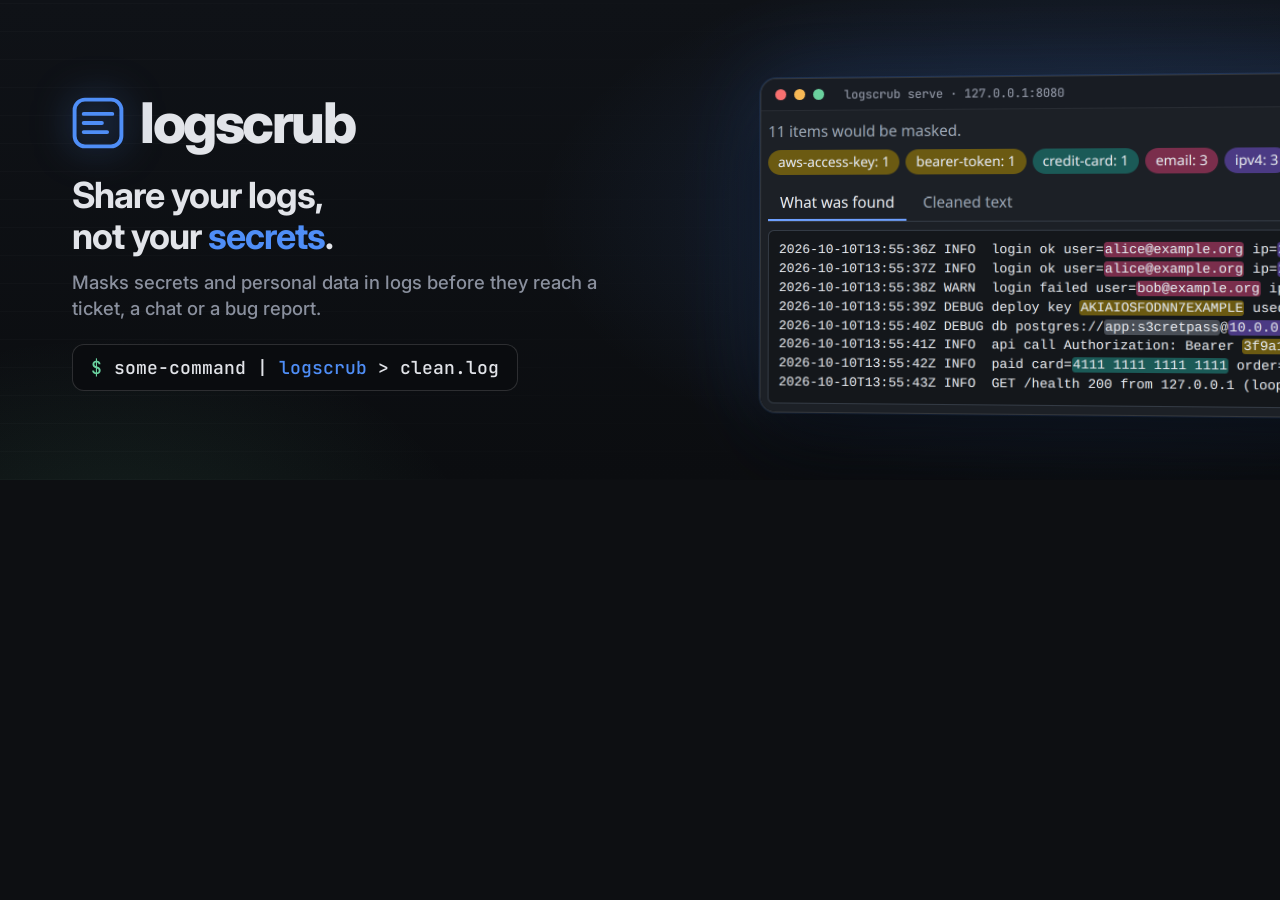
<file: docs/banner-src/banner-store.html>
<!doctype html>
<html><head><meta charset="utf-8">
<link href="https://fonts.googleapis.com/css2?family=JetBrains+Mono:wght@400;500;700&family=Inter:wght@500;600;700;800&display=swap" rel="stylesheet">
<style>
  :root { --bg:#0d0f12; --surface:#13161b; --accent:#4f8ef7; --text:#e2e4e9; --muted:#8a909e; }
  * { box-sizing: border-box; margin: 0; padding: 0; }
  html, body { width: 1440px; height: 480px; overflow: hidden; background: var(--bg); }
  .stage {
    position: relative; width: 1440px; height: 480px; overflow: hidden;
    font-family: 'Inter', system-ui, sans-serif; color: var(--text);
    background:
      radial-gradient(900px 440px at 76% 45%, rgba(79,142,247,0.20), transparent 62%),
      radial-gradient(600px 360px at 8% 115%, rgba(106,209,158,0.10), transparent 60%),
      linear-gradient(180deg, #0f1217 0%, #0b0d10 100%);
  }
  /* faint log-line texture */
  .stage::before {
    content: ""; position: absolute; inset: 0;
    background-image: repeating-linear-gradient(0deg, rgba(255,255,255,0.025) 0 1px, transparent 1px 28px);
    mask-image: linear-gradient(90deg, rgba(0,0,0,0.9), transparent 70%);
  }
  .left { position: absolute; left: 72px; top: 0; bottom: 0; width: 640px; display: flex; flex-direction: column; justify-content: center; }
  .brand { display: flex; align-items: center; gap: 16px; margin-bottom: 18px; }
  .brand svg { width: 52px; height: 52px; filter: drop-shadow(0 0 18px rgba(79,142,247,0.55)); }
  .brand span { font-size: 56px; font-weight: 800; letter-spacing: -2.5px; }
  h1 { font-size: 36px; line-height: 1.12; font-weight: 700; letter-spacing: -1px; margin-bottom: 14px; }
  h1 em { font-style: normal; color: var(--accent); }
  p.sub { font-size: 18.5px; line-height: 1.4; color: var(--muted); font-weight: 500; margin-bottom: 22px; max-width: 560px; }
  .chips { display: none; }
  .chip { font-size: 14.5px; font-weight: 600; padding: 7px 13px; border-radius: 999px; color: #c9d1e0;
          background: rgba(255,255,255,0.06); border: 1px solid rgba(255,255,255,0.12); }
  .cmd { display: inline-flex; align-items: center; gap: 12px; font-family: 'JetBrains Mono', monospace; font-size: 18px; font-weight: 500;
         padding: 11px 18px; border-radius: 12px; background: #0a0c0f; border: 1px solid rgba(255,255,255,0.14); width: fit-content; }
  .cmd .p { color: #6ad19e; } .cmd .a { color: var(--accent); }
  .shot {
    position: absolute; left: 760px; top: 78px; width: 640px;
    border-radius: 16px; overflow: hidden; background: var(--surface);
    border: 1px solid rgba(255,255,255,0.14);
    box-shadow: 0 40px 80px rgba(0,0,0,0.55), 0 0 0 1px rgba(79,142,247,0.18), 0 0 90px rgba(79,142,247,0.20);
    transform: perspective(1800px) rotateY(-6deg) rotateX(1.5deg); transform-origin: left center;
  }
  .bar { height: 32px; background: #181c23; display: flex; align-items: center; gap: 8px; padding: 0 14px; border-bottom: 1px solid rgba(255,255,255,0.07); }
  .bar i { width: 11px; height: 11px; border-radius: 50%; background: #3a3f4b; display: block; }
  .bar i:nth-child(1){background:#f77070} .bar i:nth-child(2){background:#f7b955} .bar i:nth-child(3){background:#6ad19e}
  .bar b { margin-left: 12px; font: 500 12px 'JetBrains Mono', monospace; color: var(--muted); }
  /* crop of the real UI: the log lines, at ~1.25x so the colors read */
  .view { width: 640px; height: 300px; overflow: hidden; position: relative; background: #0d0f12; }
  .view img { position: absolute; width: 1180px; height: auto; left: -24px; top: -590px; }
  .fade { position: absolute; left: 640px; top: 78px; width: 700px; height: 520px; pointer-events: none;
          background: linear-gradient(90deg, rgba(13,15,18,0.0) 80%, rgba(13,15,18,0.0)); }
</style></head>
<body><div class="stage">
  <div class="left">
    <div class="brand">
      <svg viewBox="0 0 20 20" fill="none"><rect x="1" y="1" width="18" height="18" rx="4" stroke="#4f8ef7" stroke-width="1.5"/><path d="M4.5 6.5h11M4.5 10h7M4.5 13.5h9" stroke="#4f8ef7" stroke-width="1.5" stroke-linecap="round"/></svg>
      <span>logscrub</span>
    </div>
    <h1>Share your logs,<br>not your <em>secrets</em>.</h1>
    <p class="sub">Masks secrets and personal data in logs before they reach a ticket, a chat or a bug report.</p>
    <div class="chips"><span class="chip">Linear-time</span><span class="chip">Pseudonyms</span><span class="chip">Local web UI</span><span class="chip">Single binary</span></div>
    <div class="cmd"><span class="p">$</span><span>some-command | <span class="a">logscrub</span> &gt; clean.log</span></div>
  </div>
  <div class="shot"><div class="bar"><i></i><i></i><i></i><b>logscrub serve · 127.0.0.1:8080</b></div><div class="view"><img src="../screenshots/overview.png"></div></div>
</div></body></html>
</file>
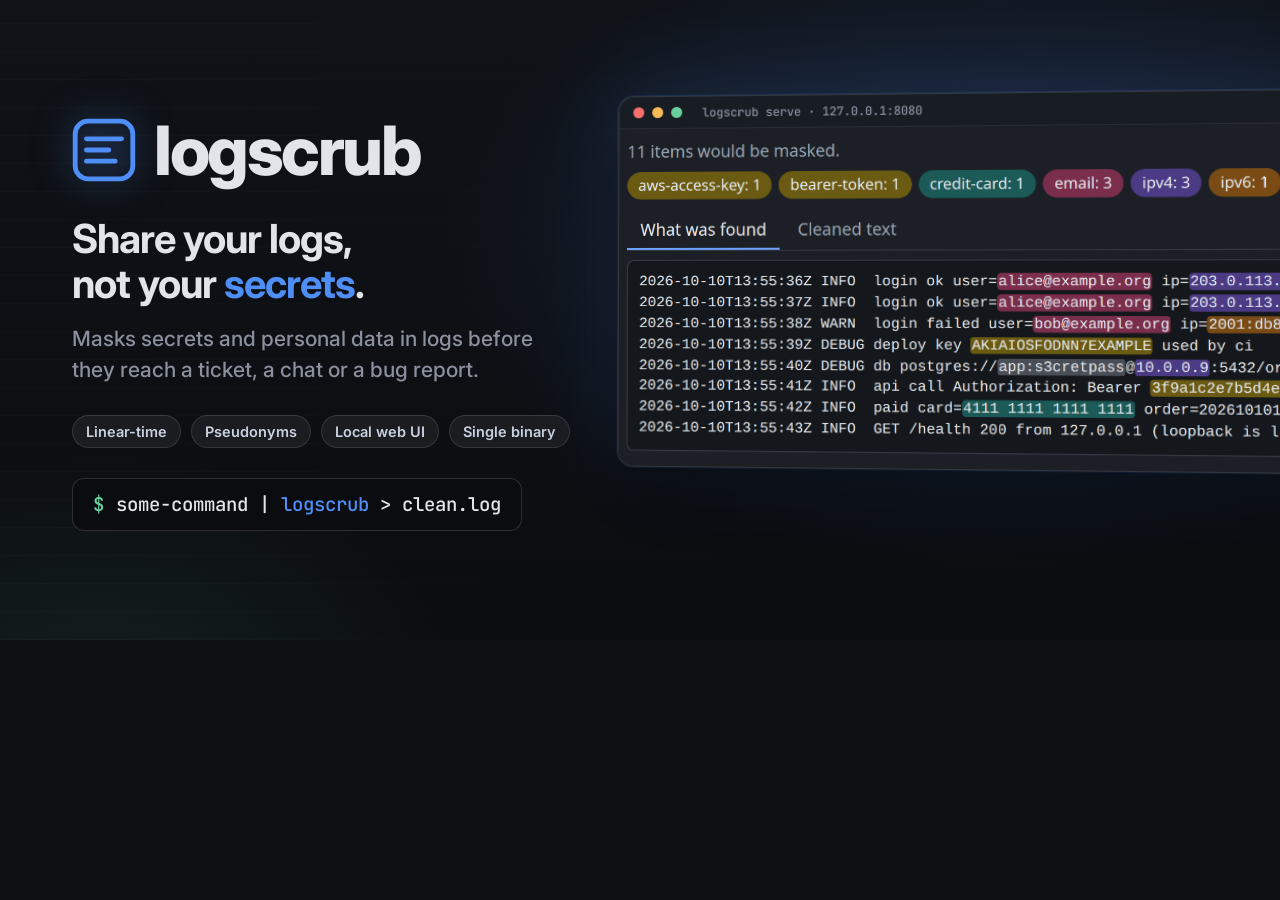
<file: docs/banner-src/banner.html>
<!doctype html>
<html><head><meta charset="utf-8">
<link href="https://fonts.googleapis.com/css2?family=JetBrains+Mono:wght@400;500;700&family=Inter:wght@500;600;700;800&display=swap" rel="stylesheet">
<style>
  :root { --bg:#0d0f12; --surface:#13161b; --accent:#4f8ef7; --text:#e2e4e9; --muted:#8a909e; }
  * { box-sizing: border-box; margin: 0; padding: 0; }
  html, body { width: 1280px; height: 640px; overflow: hidden; background: var(--bg); }
  .stage {
    position: relative; width: 1280px; height: 640px; overflow: hidden;
    font-family: 'Inter', system-ui, sans-serif; color: var(--text);
    background:
      radial-gradient(900px 520px at 78% 38%, rgba(79,142,247,0.20), transparent 62%),
      radial-gradient(600px 420px at 8% 110%, rgba(106,209,158,0.10), transparent 60%),
      linear-gradient(180deg, #0f1217 0%, #0b0d10 100%);
  }
  /* faint log-line texture */
  .stage::before {
    content: ""; position: absolute; inset: 0;
    background-image: repeating-linear-gradient(0deg, rgba(255,255,255,0.025) 0 1px, transparent 1px 28px);
    mask-image: linear-gradient(90deg, rgba(0,0,0,0.9), transparent 70%);
  }
  .left { position: absolute; left: 72px; top: 0; bottom: 0; width: 560px; display: flex; flex-direction: column; justify-content: center; }
  .brand { display: flex; align-items: center; gap: 18px; margin-bottom: 26px; }
  .brand svg { width: 64px; height: 64px; filter: drop-shadow(0 0 18px rgba(79,142,247,0.55)); }
  .brand span { font-size: 68px; font-weight: 800; letter-spacing: -2.5px; }
  h1 { font-size: 40px; line-height: 1.12; font-weight: 700; letter-spacing: -1px; margin-bottom: 18px; }
  h1 em { font-style: normal; color: var(--accent); }
  p.sub { font-size: 21px; line-height: 1.45; color: var(--muted); font-weight: 500; margin-bottom: 30px; max-width: 500px; }
  .chips { display: flex; flex-wrap: wrap; gap: 10px; margin-bottom: 30px; }
  .chip { font-size: 14.5px; font-weight: 600; padding: 7px 13px; border-radius: 999px; color: #c9d1e0;
          background: rgba(255,255,255,0.06); border: 1px solid rgba(255,255,255,0.12); }
  .cmd { display: inline-flex; align-items: center; gap: 12px; font-family: 'JetBrains Mono', monospace; font-size: 19px; font-weight: 500;
         padding: 13px 20px; border-radius: 12px; background: #0a0c0f; border: 1px solid rgba(255,255,255,0.14); width: fit-content; }
  .cmd .p { color: #6ad19e; } .cmd .a { color: var(--accent); }
  .shot {
    position: absolute; left: 618px; top: 96px; width: 704px;
    border-radius: 16px; overflow: hidden; background: var(--surface);
    border: 1px solid rgba(255,255,255,0.14);
    box-shadow: 0 40px 80px rgba(0,0,0,0.55), 0 0 0 1px rgba(79,142,247,0.18), 0 0 90px rgba(79,142,247,0.20);
    transform: perspective(1800px) rotateY(-6deg) rotateX(1.5deg); transform-origin: left center;
  }
  .bar { height: 32px; background: #181c23; display: flex; align-items: center; gap: 8px; padding: 0 14px; border-bottom: 1px solid rgba(255,255,255,0.07); }
  .bar i { width: 11px; height: 11px; border-radius: 50%; background: #3a3f4b; display: block; }
  .bar i:nth-child(1){background:#f77070} .bar i:nth-child(2){background:#f7b955} .bar i:nth-child(3){background:#6ad19e}
  .bar b { margin-left: 12px; font: 500 12px 'JetBrains Mono', monospace; color: var(--muted); }
  /* crop of the real UI: the log lines, at ~1.25x so the colors read */
  .view { width: 704px; height: 336px; overflow: hidden; position: relative; background: #0d0f12; }
  .view img { position: absolute; width: 1298px; height: auto; left: -26px; top: -649px; }
  .fade { position: absolute; left: 640px; top: 78px; width: 700px; height: 520px; pointer-events: none;
          background: linear-gradient(90deg, rgba(13,15,18,0.0) 80%, rgba(13,15,18,0.0)); }
</style></head>
<body><div class="stage">
  <div class="left">
    <div class="brand">
      <svg viewBox="0 0 20 20" fill="none"><rect x="1" y="1" width="18" height="18" rx="4" stroke="#4f8ef7" stroke-width="1.5"/><path d="M4.5 6.5h11M4.5 10h7M4.5 13.5h9" stroke="#4f8ef7" stroke-width="1.5" stroke-linecap="round"/></svg>
      <span>logscrub</span>
    </div>
    <h1>Share your logs,<br>not your <em>secrets</em>.</h1>
    <p class="sub">Masks secrets and personal data in logs before they reach a ticket, a chat or a bug report.</p>
    <div class="chips"><span class="chip">Linear-time</span><span class="chip">Pseudonyms</span><span class="chip">Local web UI</span><span class="chip">Single binary</span></div>
    <div class="cmd"><span class="p">$</span><span>some-command | <span class="a">logscrub</span> &gt; clean.log</span></div>
  </div>
  <div class="shot"><div class="bar"><i></i><i></i><i></i><b>logscrub serve · 127.0.0.1:8080</b></div><div class="view"><img src="../screenshots/overview.png"></div></div>
</div></body></html>
</file>
